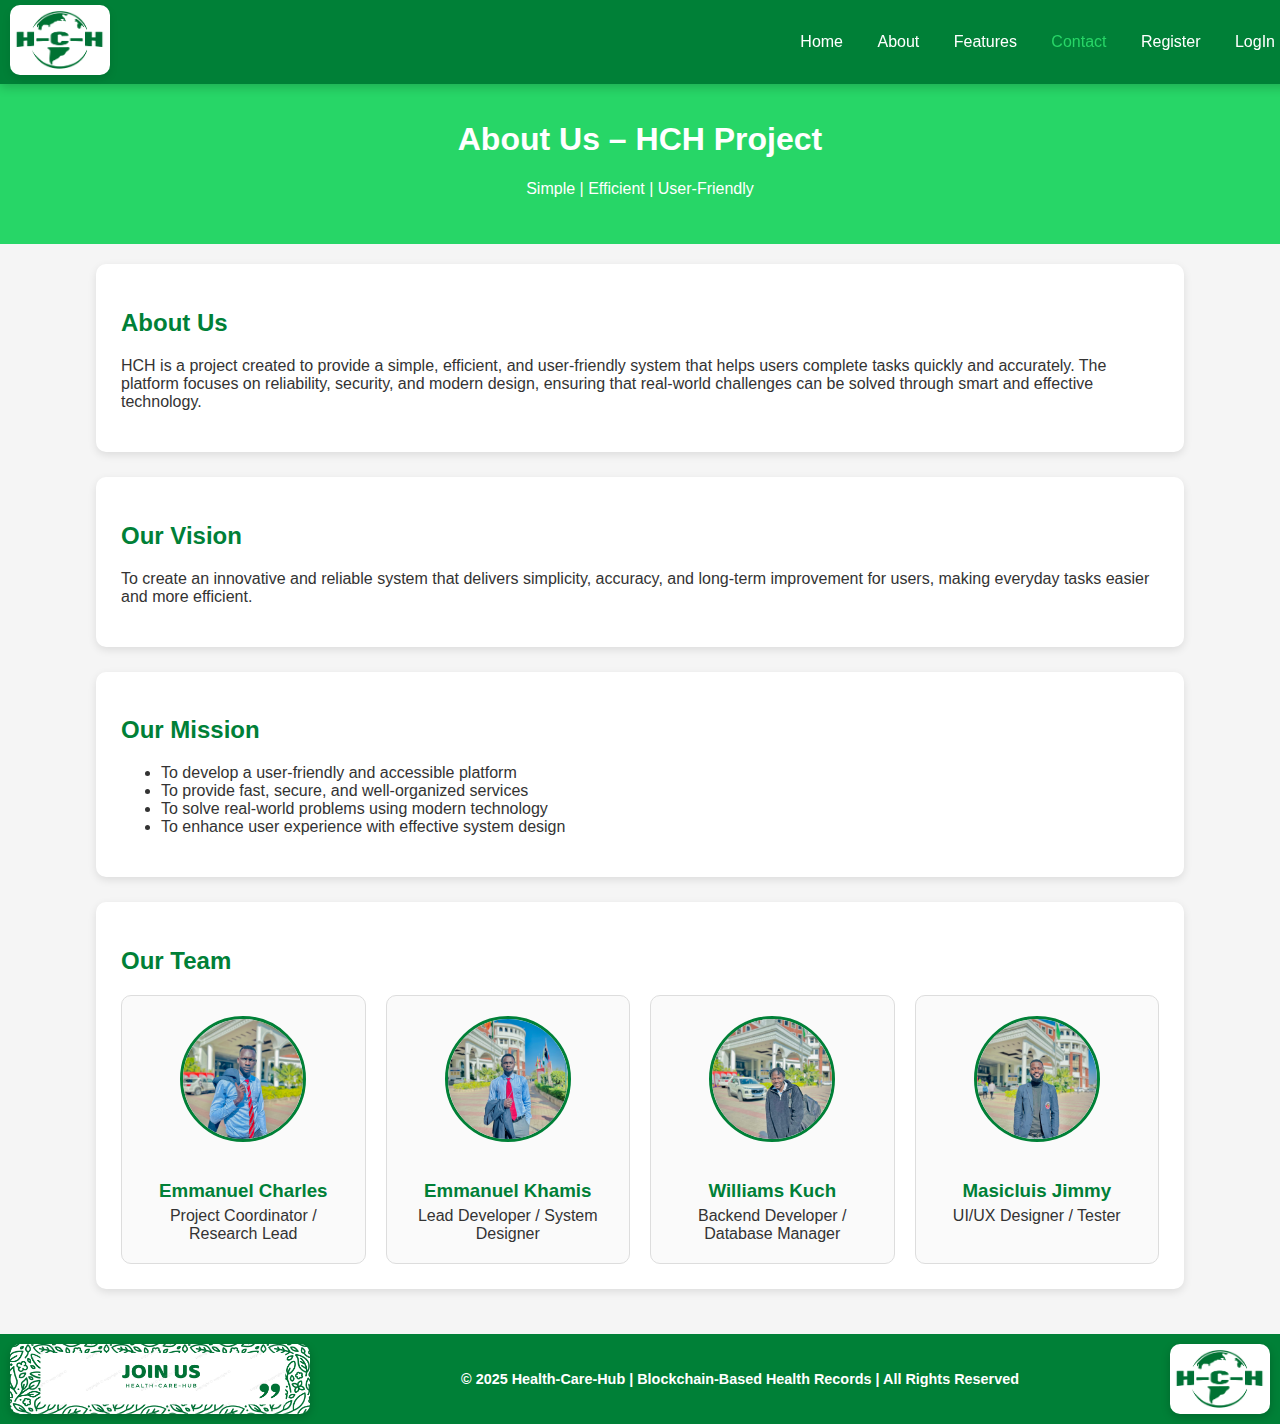
<file: FrontEnd/aboutus.html>
<!DOCTYPE html>
<html lang="en">
<head>
    <meta charset="UTF-8" />
    <meta name="viewport" content="width=device-width, initial-scale=1.0" />
    <title>About Us | HCH Project</title>

    <style>
        body {
            margin: 0;
            font-family: Arial, sans-serif;
            background: #f5f5f5;
            color: #333;
        }

        /* Header */
        .header {
            display: flex;
            justify-content: space-between;
            align-items: center;
            background-color: #008037;
            color: white;
            padding: 5px 10px;
            position: fixed;
            width: 100%;
            top: 0;
            z-index: 1000;
            box-shadow: 0 3px 10px rgba(0, 0, 0, 0.2);
        }

        #logo {
            border-radius: 10px;
            box-shadow: 0 4px 8px rgba(0, 0, 0, 0.1);
        }

        .navbar a {
            color: white;
            text-decoration: none;
            margin: 0 15px;
            font-weight: 500;
            transition: color 0.3s;
        }

        .navbar a:hover,
        .navbar a.active {
            color: #27d667;
        }

        .btn-login {
            background-color: #ffffff;
            color: #008037;
            padding: 8px 14px;
            border-radius: 6px;
            font-weight: bold;
        }


        header {
            
            background: #27d667;
            color: white;
            padding: 100px 30px 30px 30px;
            text-align: center;
        }

        .container {
            width: 85%;
            margin: auto;
            padding: 20px 0;
        }

        .section {
            background: white;
            padding: 25px;
            border-radius: 10px;
            margin-bottom: 25px;
            box-shadow: 0 3px 8px rgba(0,0,0,0.1);
        }

        h2 {
            color: #008037;
        }

        .team {
            display: grid;
            grid-template-columns: repeat(auto-fit, minmax(220px, 1fr));
            gap: 20px;
        }

        .member {
            background: #fafafa;
            padding: 20px;
            border-radius: 10px;
            text-align: center;
            border: 1px solid #ddd;
        }

        .member img {
            width: 120px;
            height: 120px;
            border-radius: 50%;
            object-fit: cover;
            margin-bottom: 15px;
            border: 3px solid #008037;
        }

        .member h3 {
            margin-bottom: 5px;
            color: #008037;
        }

        .member p {
            margin: 0;
        }

        /* Footer */
        footer {
            display: flex;
            justify-content: space-between;
            align-items: center;
            background-color: #008037;
            color: white;
            text-align: center;
            padding: 10px;
            font-size: 0.9em;
            img{
                border-radius: 10px;
                box-shadow: 0 3px 10px rgba(0, 0, 0, 0.2);
            }
            p{
                font-weight: bolder;
            }
        }
    </style>
</head>

<body>

     <!-- Header Section -->
    <header class="header">
        <div class="logo"><img id="logo" src="H-C-H pics/Screenshot 2025-11-12 150000.png" height="70" width="100" alt="LogoImage"></div>
        <nav class="navbar">
            <a href="main.html">Home</a>
            <a href="aboutus.html">About</a>
            <a href="features.html">Features</a>
            <a href="contact.html"class="active" >Contact</a>
            <a href="registration.html">Register</a>
            <a href="login.html">LogIn</a>
        </nav>
    </header>

    <header>
        <h1>About Us – HCH Project</h1>
        <p>Simple | Efficient | User-Friendly</p>
    </header>

    <div class="container">

        <!-- About Section -->
        <div class="section">
            <h2>About Us</h2>
            <p>
                HCH is a project created to provide a simple, efficient, and user-friendly system 
                that helps users complete tasks quickly and accurately. The platform focuses on 
                reliability, security, and modern design, ensuring that real-world challenges can 
                be solved through smart and effective technology.
            </p>
        </div>

        <!-- Vision Section -->
        <div class="section">
            <h2>Our Vision</h2>
            <p>
                To create an innovative and reliable system that delivers simplicity, accuracy, 
                and long-term improvement for users, making everyday tasks easier and more efficient.
            </p>
        </div>

        <!-- Mission Section -->
        <div class="section">
            <h2>Our Mission</h2>
            <ul>
                <li>To develop a user-friendly and accessible platform</li>
                <li>To provide fast, secure, and well-organized services</li>
                <li>To solve real-world problems using modern technology</li>
                <li>To enhance user experience with effective system design</li>
            </ul>
        </div>

        <!-- Team Members -->
        <div class="section">
            <h2>Our Team</h2>
            <div class="team">

                <div class="member">
                    <img src="H-C-H pics/emmanuel 1 cover.jpg" alt="Emmanuel Charles">
                    <h3>Emmanuel Charles</h3>
                    <p>Project Coordinator / Research Lead</p>
                </div>

                <div class="member">
                    <img src="H-C-H pics/morqan 1 pot.jpg" alt="Emmanuel Khamis">
                    <h3>Emmanuel Khamis</h3>
                    <p>Lead Developer / System Designer</p>
                </div>

                <div class="member">
                    <img src="H-C-H pics/william 4 cover.jpg" alt="Williams Kuch">
                    <h3>Williams Kuch</h3>
                    <p>Backend Developer / Database Manager</p>
                </div>

                <div class="member">
                    <img src="H-C-H pics/jimmy 1pot.jpg" alt="Masicluis Jimmy">
                    <h3>Masicluis Jimmy</h3>
                    <p>UI/UX Designer / Tester</p>
                </div>

            </div>
        </div>

    </div>
      <!-- Footer -->
    <footer>
        <img src="H-C-H pics/Screenshot 2025-11-12 175401.png" height="70" width="300" alt="Image">
        <p>© 2025 Health-Care-Hub | Blockchain-Based Health Records | All Rights Reserved</p>
        <img src="H-C-H pics/Screenshot 2025-11-12 150000.png" height="70" width="100" alt="LogoImage">
    </footer>


</body>
</html>
</file>
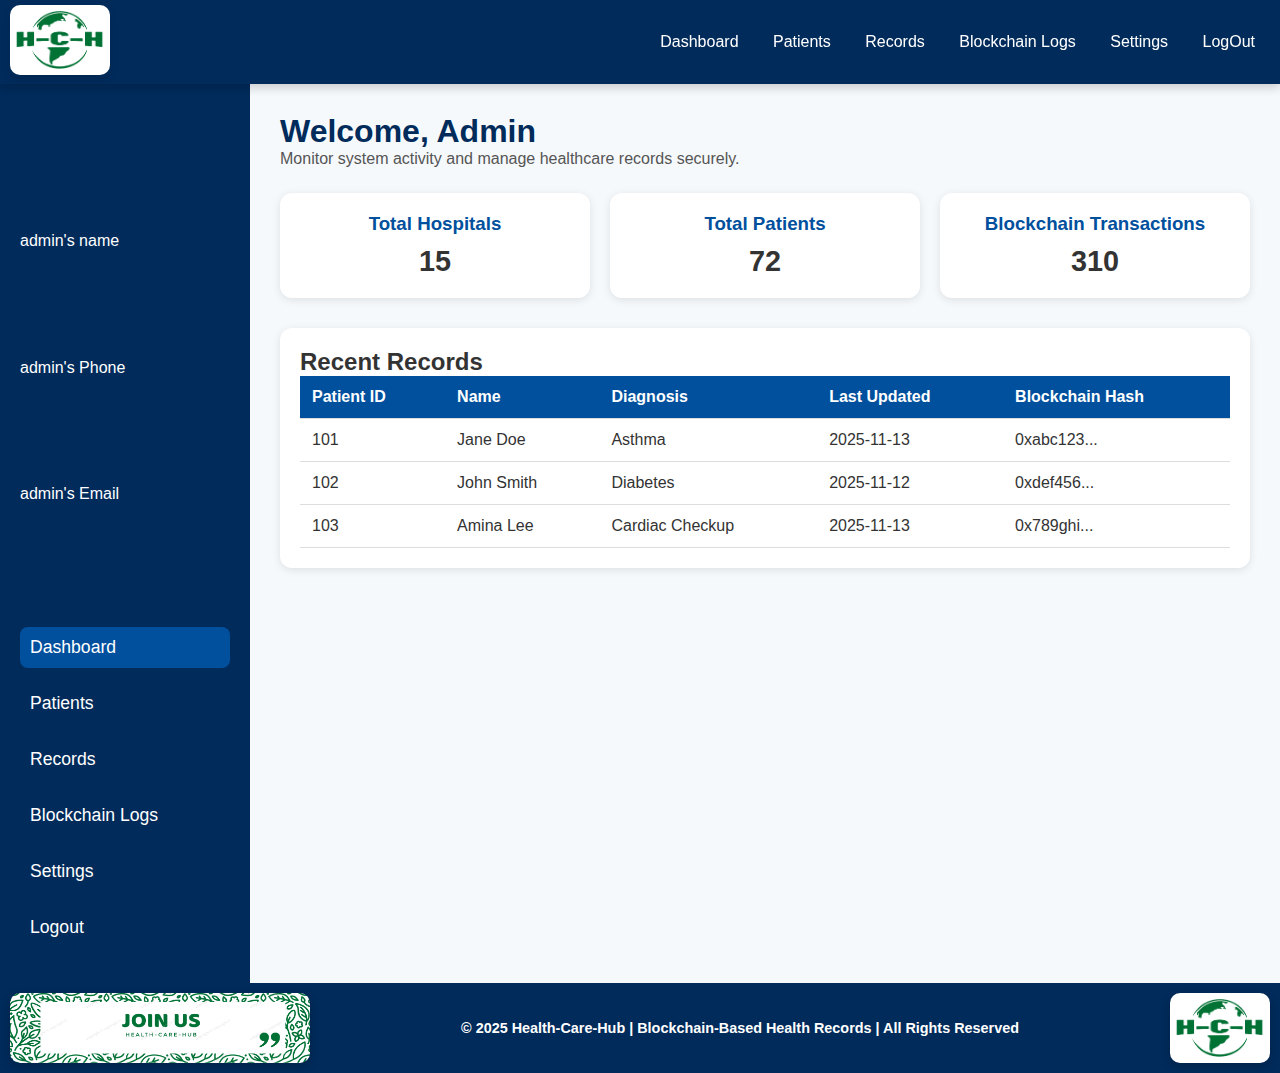
<file: FrontEnd/admin.html>
<!DOCTYPE html>
<html lang="en">
<head>
    <meta charset="UTF-8">
    <meta name="viewport" content="width=device-width, initial-scale=1.0">
    <title>Dashboard | EHR-Chain</title>
    <link rel="stylesheet" href="admin.css">
</head>
<body>
    <!-- Header Section -->
    <header class="header">
        <div class="logo"><img id="logo" src="H-C-H pics/Screenshot 2025-11-12 150000.png" height="70" width="100" alt="LogoImage"></div>
        <nav class="navbar">
            <a href="admin.html" class="active">Dashboard</a>
            <a href="#about">Patients</a>
            <a href="#features">Records</a>
            <a href="#contact">Blockchain Logs</a>
            <a href="registration.html">Settings</a>
            <a href="login.html">LogOut</a>
        </nav>
    </header>

    <div class="dashboard-container">

        <!-- Sidebar -->
        <aside class="sidebar">
            <h2 class="logo"></h2>
            <p>admin's name</p>
            <p>admin's Phone</p>
            <p>admin's Email</p>
            <nav>
                <ul>
                    <li><a href="#" class="active">Dashboard</a></li>
                    <li><a href="#">Patients</a></li>
                    <li><a href="#">Records</a></li>
                    <li><a href="#">Blockchain Logs</a></li>
                    <li><a href="#">Settings</a></li>
                    <li><a href="#" id="logoutBtn">Logout</a></li>
                </ul>
            </nav>
        </aside>

        <!-- Main Content -->
        <main class="main-content">
            <header>
                <h1>Welcome, Admin</h1>
                <p>Monitor system activity and manage healthcare records securely.</p>
            </header>

            <!-- Cards Section -->
            <section class="cards">
                <div class="card">
                    <h3>Total Hospitals</h3>
                    <p id="totalHospitals">12</p>
                </div>
                <div class="card">
                    <h3>Total Patients</h3>
                    <p id="totalPatients">56</p>
                </div>
                <div class="card">
                    <h3>Blockchain Transactions</h3>
                    <p id="transactions">230</p>
                </div>
            </section>

            <!-- Table Section -->
            <section class="table-section">
                <h2>Recent Records</h2>
                <table>
                    <thead>
                        <tr>
                            <th>Patient ID</th>
                            <th>Name</th>
                            <th>Diagnosis</th>
                            <th>Last Updated</th>
                            <th>Blockchain Hash</th>
                        </tr>
                    </thead>
                    <tbody id="recordsTable">
                        <tr>
                            <td>101</td>
                            <td>Jane Doe</td>
                            <td>Asthma</td>
                            <td>2025-11-13</td>
                            <td>0xabc123...</td>
                        </tr>
                        <tr>
                            <td>102</td>
                            <td>John Smith</td>
                            <td>Diabetes</td>
                            <td>2025-11-12</td>
                            <td>0xdef456...</td>
                        </tr>
                    </tbody>
                </table>
            </section>
        </main>
    </div>

     <!-- Footer -->
    <footer>
        <img src="H-C-H pics/Screenshot 2025-11-12 175401.png" height="70" width="300" alt="Image">
        <p>© 2025 Health-Care-Hub | Blockchain-Based Health Records | All Rights Reserved</p>
        <img src="H-C-H pics/Screenshot 2025-11-12 150000.png" height="70" width="100" alt="LogoImage">
    </footer>

    <script src="admin.js"></script>
</body>
</html>
</file>
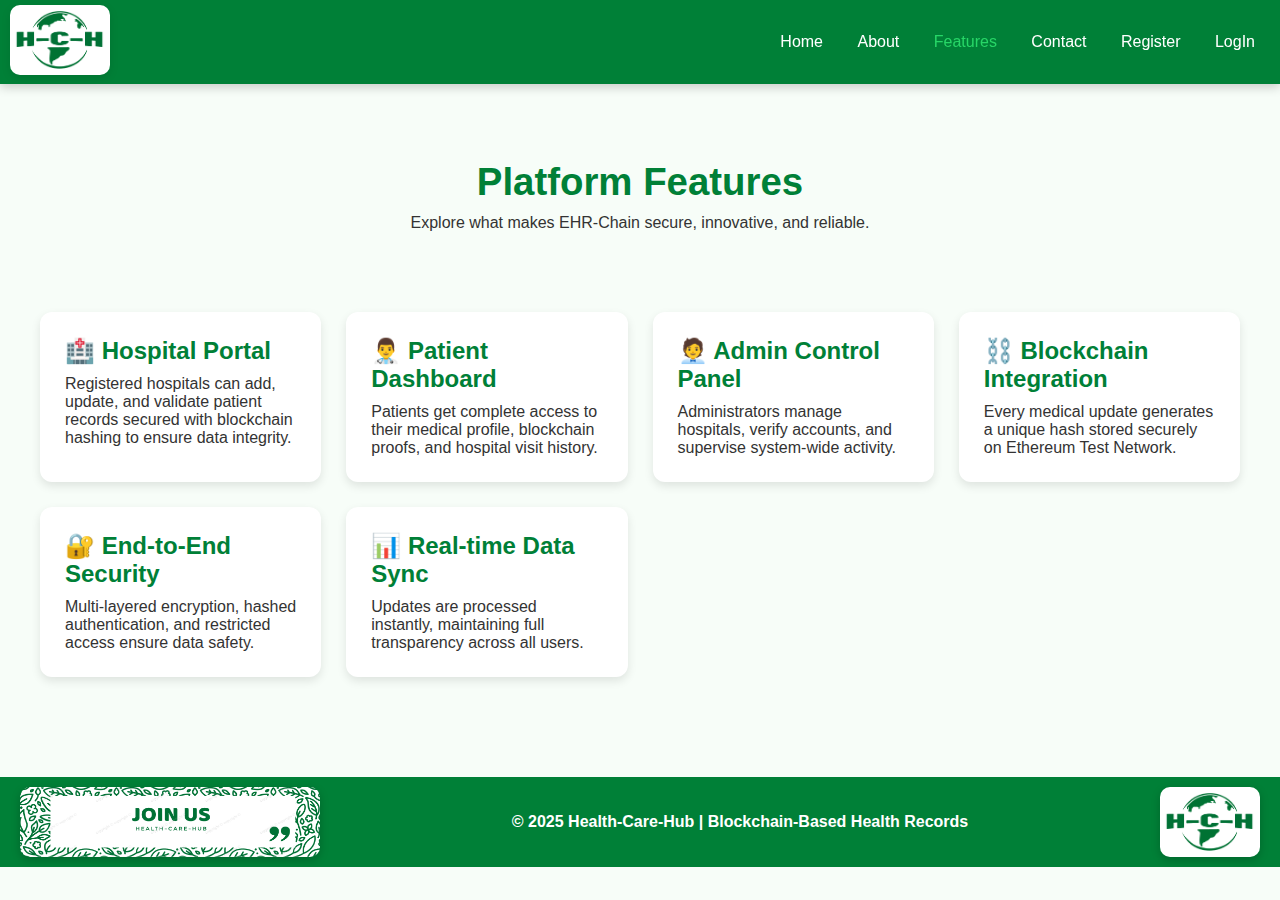
<file: FrontEnd/features.html>
<!DOCTYPE html>
<html lang="en">
<head>
    <meta charset="UTF-8">
    <meta name="viewport" content="width=device-width, initial-scale=1.0">
    <title>Features | EHR-Chain</title>
    <link rel="stylesheet" href="subpages.css">
</head>
<body>

<header class="header">
    <div class="logo"><img id="logo" src="H-C-H pics/Screenshot 2025-11-12 150000.png" height="70" width="100"></div>
    <nav class="navbar">
        <a href="main.html">Home</a>
        <a href="aboutus.html">About</a>
        <a href="features.html" class="active">Features</a>
        <a href="contact.html">Contact</a>
        <a href="registration.html">Register</a>
        <a href="login.html">LogIn</a>
    </nav>
</header>

<section class="page-header">
    <h1>Platform Features</h1>
    <p>Explore what makes EHR-Chain secure, innovative, and reliable.</p>
</section>

<section class="feature-list">
    
    <div class="feature-box">
        <h2>🏥 Hospital Portal</h2>
        <p>
            Registered hospitals can add, update, and validate patient records
            secured with blockchain hashing to ensure data integrity.
        </p>
    </div>

    <div class="feature-box">
        <h2>👨‍⚕️ Patient Dashboard</h2>
        <p>
            Patients get complete access to their medical profile, blockchain proofs,
            and hospital visit history.
        </p>
    </div>

    <div class="feature-box">
        <h2>🧑‍💼 Admin Control Panel</h2>
        <p>
            Administrators manage hospitals, verify accounts, and supervise system-wide activity.
        </p>
    </div>

    <div class="feature-box">
        <h2>⛓️ Blockchain Integration</h2>
        <p>
            Every medical update generates a unique hash stored securely on Ethereum Test Network.
        </p>
    </div>

    <div class="feature-box">
        <h2>🔐 End-to-End Security</h2>
        <p>
            Multi-layered encryption, hashed authentication, and restricted access ensure data safety.
        </p>
    </div>

    <div class="feature-box">
        <h2>📊 Real-time Data Sync</h2>
        <p>
            Updates are processed instantly, maintaining full transparency across all users.
        </p>
    </div>

</section>

<footer>
    <img src="H-C-H pics/Screenshot 2025-11-12 175401.png" height="70" width="300">
    <p>© 2025 Health-Care-Hub | Blockchain-Based Health Records</p>
    <img src="H-C-H pics/Screenshot 2025-11-12 150000.png" height="70" width="100">
</footer>

<script src="subpages.js"></script>
</body>
</html>
</file>
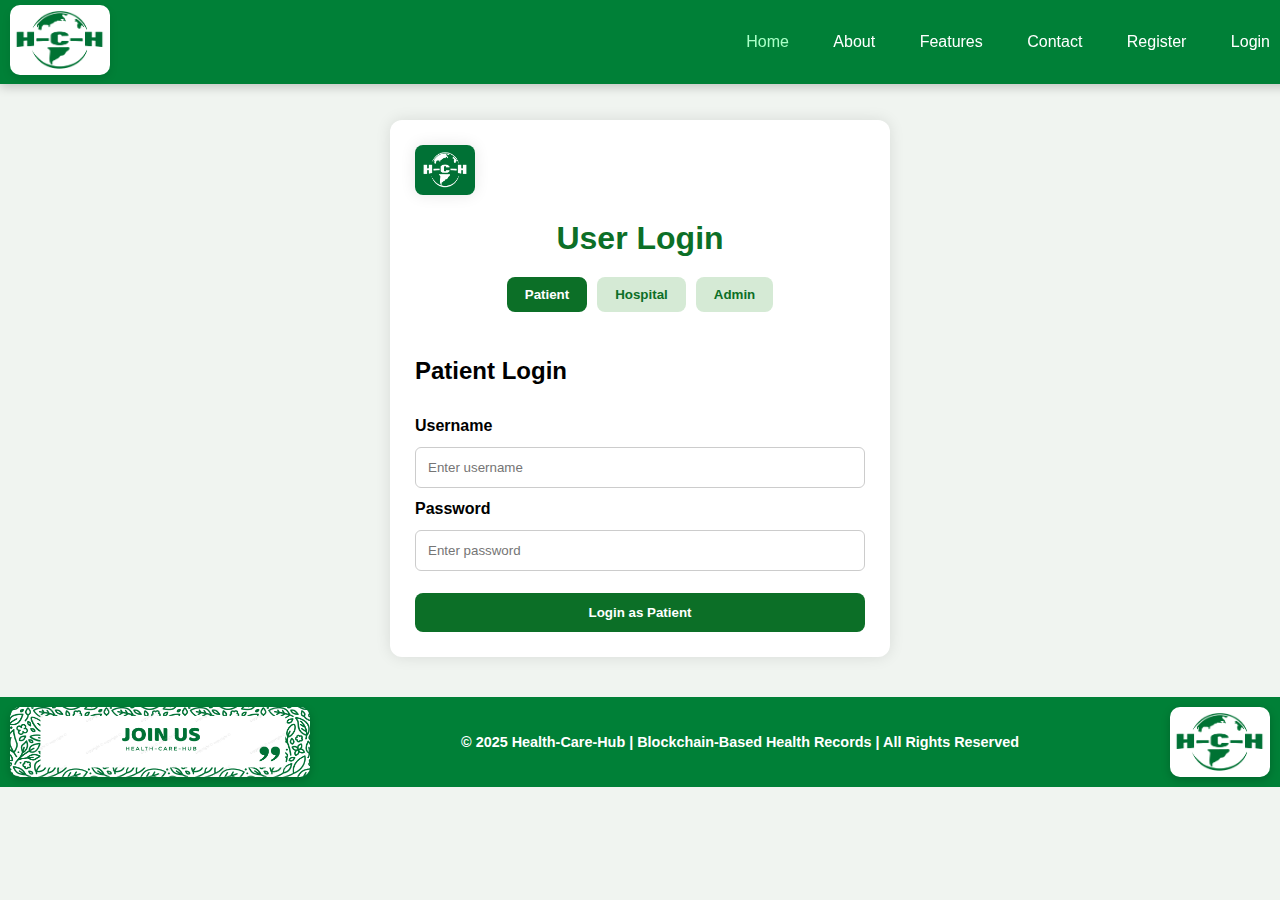
<file: FrontEnd/login.html>
<!DOCTYPE html>
<html lang="en">
<head>
    <meta charset="UTF-8">
    <meta name="viewport" content="width=device-width, initial-scale=1.0">
    <title>Login | EHR Blockchain System</title>
    <link rel="stylesheet" href="login.css">
</head>
<body>
        <!-- Header Section -->
    <header class="header">
        <div class="logo"><img id="logo" src="H-C-H pics/Screenshot 2025-11-12 150000.png" height="70" width="100" alt="LogoImage"></div>
        <nav class="navbar">
            <a href="main.html" class="active">Home</a>
            <a href="aboutus.html">About</a>
            <a href="#features">Features</a>
            <a href="contact.html">Contact</a>
            <a href="registration.html">Register</a>
            <a href="login.html">Login</a>
        </nav>
    </header>

    <div class="container">
        <img id="slogo" src="H-C-H pics/Screenshot 2025-11-12 151139.png" height="50" width="60" alt="logo">
        <h1 class="title">User Login</h1>

        <!-- Toggle Buttons -->
        <div class="toggle-box">
            <button id="patientBtn" class="toggle-btn active">Patient</button>
            <button id="hospitalBtn" class="toggle-btn">Hospital</button>
            <button id="adminBtn" class="toggle-btn">Admin</button>
        </div>

        <!-- Patient Login -->
        <form id="patientForm" class="form-box">

            <h2>Patient Login</h2>

            <label>Username</label>
            <input type="text"name="username" placeholder="Enter username" >

            <label>Password</label>
            <input type="password" name="password" placeholder="Enter password" >

            <button class="submit-btn">Login as Patient</button>
        </form>

        <!-- Hospital Login -->
        <form id="hospitalForm" class="form-box hidden">

            <h2>Hospital Login</h2>

            <label>Hospital Username</label>
            <input type="text" name="username" placeholder="Enter hospital username">

            <label>Password</label>
            <input type="password" name="password" placeholder="Enter password">

            <button class="submit-btn">Login as Hospital</button>
        </form>

        <!-- Admin Login -->
        <form id="adminForm" class="form-box hidden">

            <h2>Admin Login</h2>

            <label>Admin Username</label>
            <input type="text" name="username" placeholder="Enter admin username">

            <label>Password</label>
            <input type="password" name="password" placeholder="Enter password">

            <button class="submit-btn">Login as Admin</button>
        </form>

    </div>

    <!-- Footer -->
    <footer>
        <img src="H-C-H pics/Screenshot 2025-11-12 175401.png" height="70" width="300" alt="Image">
        <p>© 2025 Health-Care-Hub | Blockchain-Based Health Records | All Rights Reserved</p>
        <img src="H-C-H pics/Screenshot 2025-11-12 150000.png" height="70" width="100" alt="LogoImage">
    </footer>

    <script src="login.js"></script>
</body>
</html>
</file>
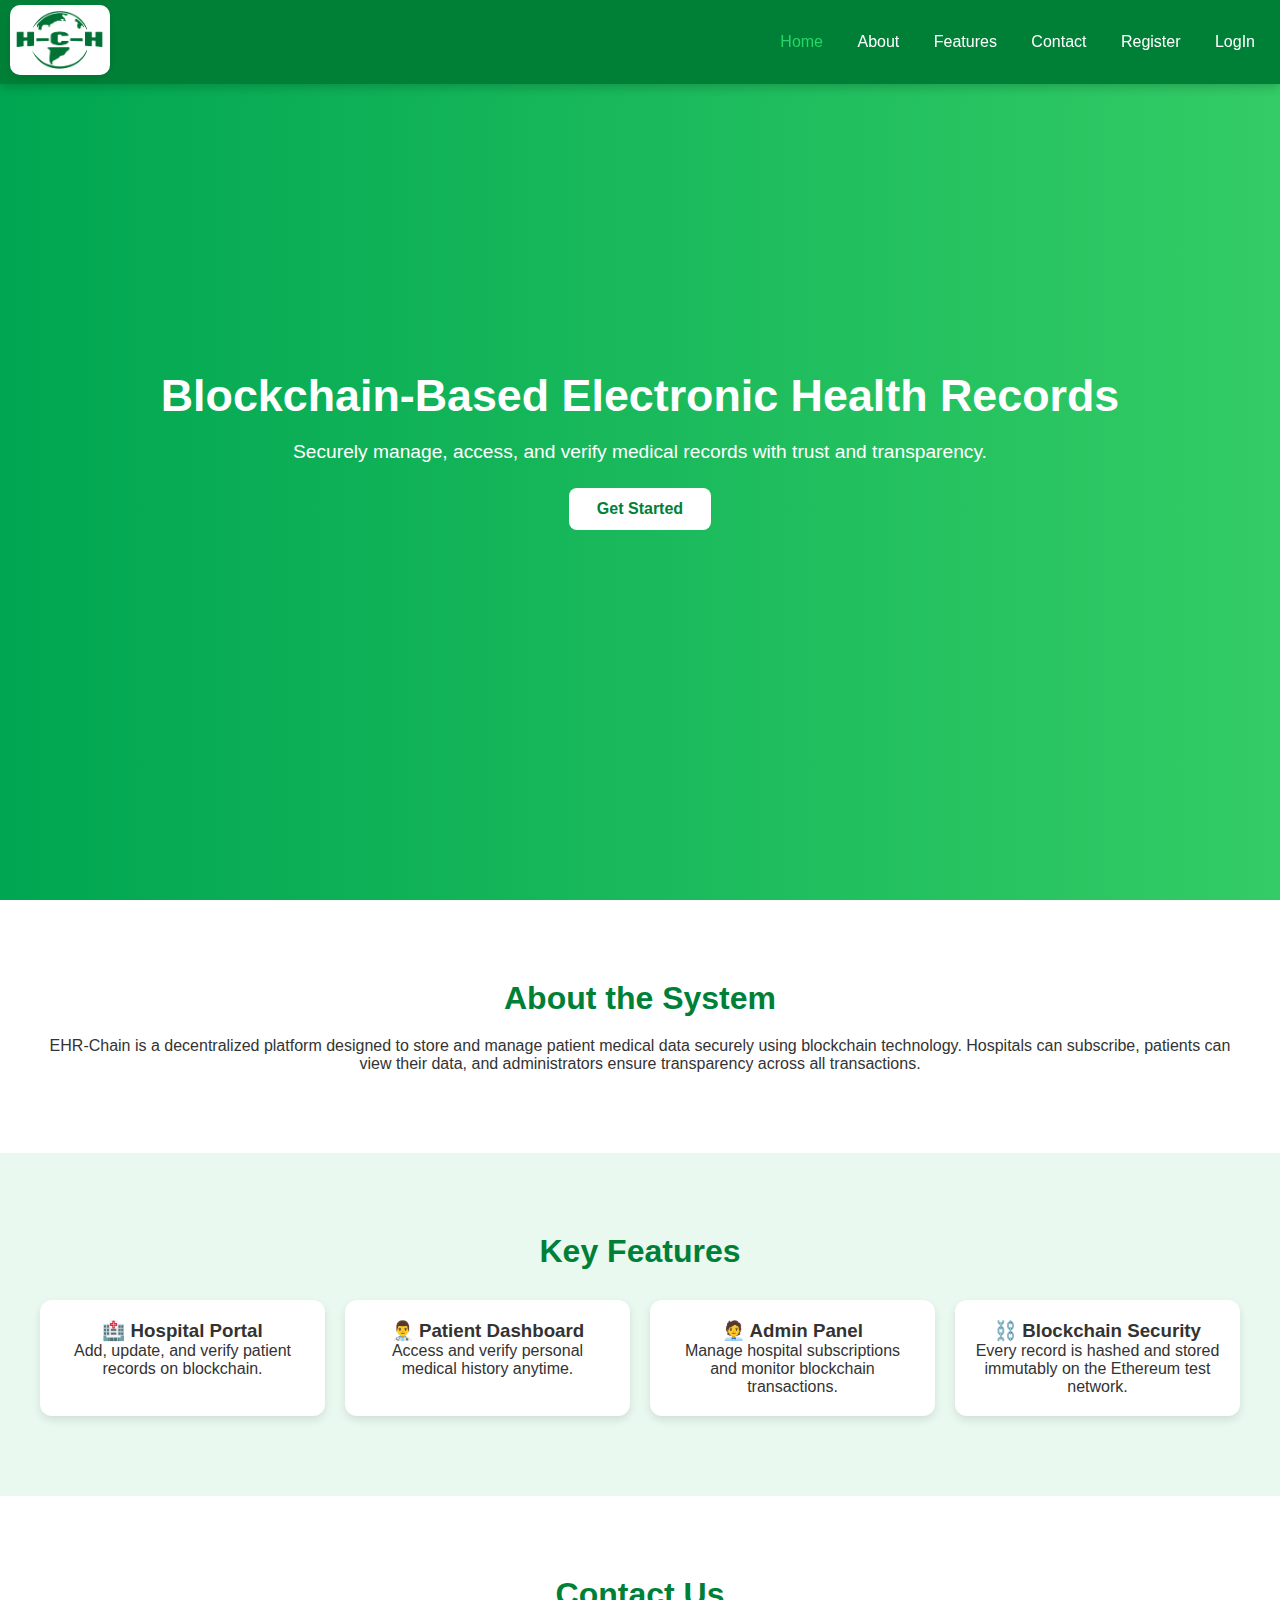
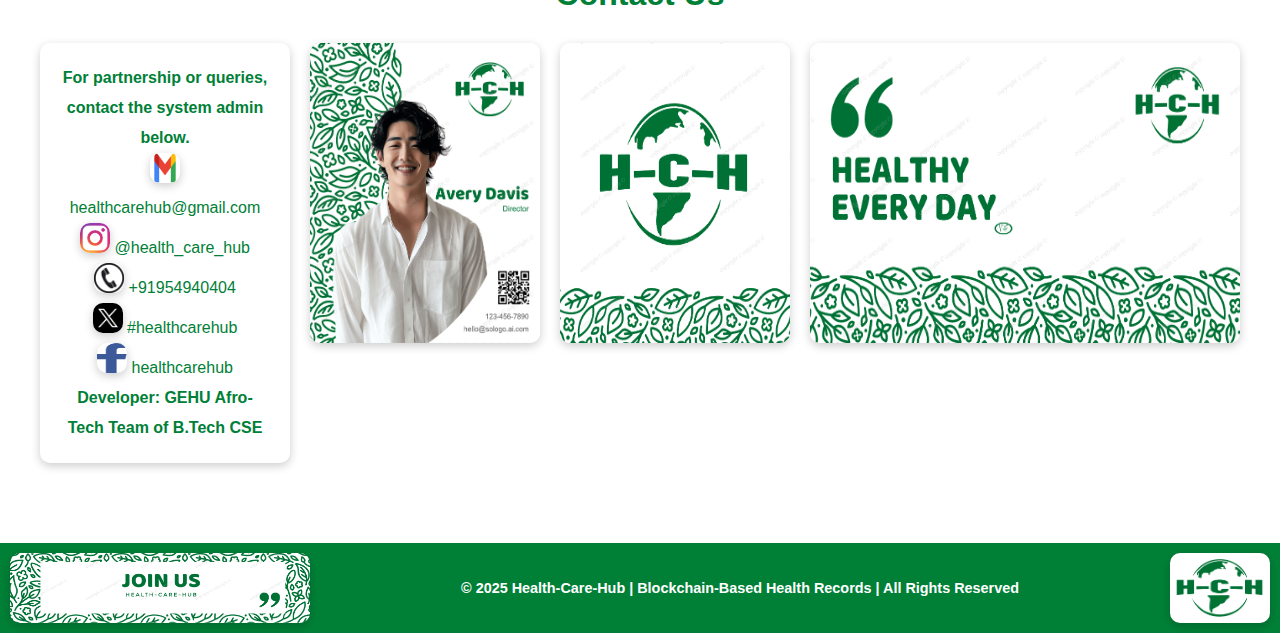
<file: FrontEnd/main.html>
<!DOCTYPE html>
<html lang="en">
<head>
    <meta charset="UTF-8">
    <meta name="viewport" content="width=device-width, initial-scale=1.0">
    <title>EHR-Chain | Blockchain Health Records</title>
    <link rel="stylesheet" href="main.css">
</head>
<body>
    <!-- Header Section -->
    <header class="header">
        <div class="logo"><img id="logo" src="H-C-H pics/Screenshot 2025-11-12 150000.png" height="70" width="100" alt="LogoImage"></div>
        <nav class="navbar">
            <a href="main.html" class="active">Home</a>
            <a href="aboutus.html">About</a>
            <a href="features.html">Features</a>
            <a href="contact.html">Contact</a>
            <a href="registration.html">Register</a>
            <a href="login.html">LogIn</a>
        </nav>
    </header>

    <!-- Welcome Section -->
    <section id="home" class="hero">
        <div class="hero-content">
            <h1>Blockchain-Based Electronic Health Records</h1>
            <p>Securely manage, access, and verify medical records with trust and transparency.</p>
            <button onclick="window.location.href='registration.html'">Get Started</button>
        </div>
    </section>

    <!-- About Section -->
    <section id="about" class="about">
        <h2>About the System</h2>
        <p>
            EHR-Chain is a decentralized platform designed to store and manage patient medical data securely using blockchain technology.
            Hospitals can subscribe, patients can view their data, and administrators ensure transparency across all transactions.
        </p>
    </section>

    <!-- Features Section -->
    <section id="features" class="features">
        <h2>Key Features</h2>
        <div class="feature-grid">
            <div class="feature-card">
                <h3>🏥 Hospital Portal</h3>
                <p>Add, update, and verify patient records on blockchain.</p>
            </div>
            <div class="feature-card">
                <h3>👨‍⚕️ Patient Dashboard</h3>
                <p>Access and verify personal medical history anytime.</p>
            </div>
            <div class="feature-card">
                <h3>🧑‍💼 Admin Panel</h3>
                <p>Manage hospital subscriptions and monitor blockchain transactions.</p>
            </div>
            <div class="feature-card">
                <h3>⛓️ Blockchain Security</h3>
                <p>Every record is hashed and stored immutably on the Ethereum test network.</p>
            </div>
        </div>
    </section>

    <!-- Contact Section -->
    <section id="contact" class="contact">
        <h2>Contact Us</h2>
        <div class="flex">
            
            <div> 
                <p><strong>For partnership or queries, contact the system admin below.</strong></p>
                <p><img src="H-C-H pics/Gmail-Logo.png" height="30" width="30" alt="logo"> healthcarehub@gmail.com</p>
                <p><img src="H-C-H pics/instagram.png" height="30" width="30" alt="logo">  @health_care_hub</p>
                <p><img src="H-C-H pics/phone_PNG48988.png" height="30" width="30" alt="logo"> +91954940404</p>
                <p><img src="H-C-H pics/1707226109new-twitter-logo-png.png" height="30" width="30" alt="logo"> #healthcarehub</p>
                <p><img src="H-C-H pics/Facebook-Logo-PNG.png" height="30" width="30" alt="logo"> healthcarehub</p>
                <p><strong>Developer: GEHU Afro-Tech Team of B.Tech CSE</strong></p>
            </div>
            <img src="H-C-H pics/Screenshot 2025-11-12 151440.png" height="300" width="230" alt="image">
            <img src="H-C-H pics/Screenshot 2025-11-12 151825.png" height="300" width="230" alt="image">
            <img src="H-C-H pics/Screenshot 2025-11-12 175609.png" height="300" width="430" alt="image">
        </div>
    </section>

    <!-- Footer -->
    <footer>
        <img src="H-C-H pics/Screenshot 2025-11-12 175401.png" height="70" width="300" alt="Image">
        <p>© 2025 Health-Care-Hub | Blockchain-Based Health Records | All Rights Reserved</p>
        <img src="H-C-H pics/Screenshot 2025-11-12 150000.png" height="70" width="100" alt="LogoImage">
    </footer>

    <script src="main.js"></script>
</body>
</html>
</file>
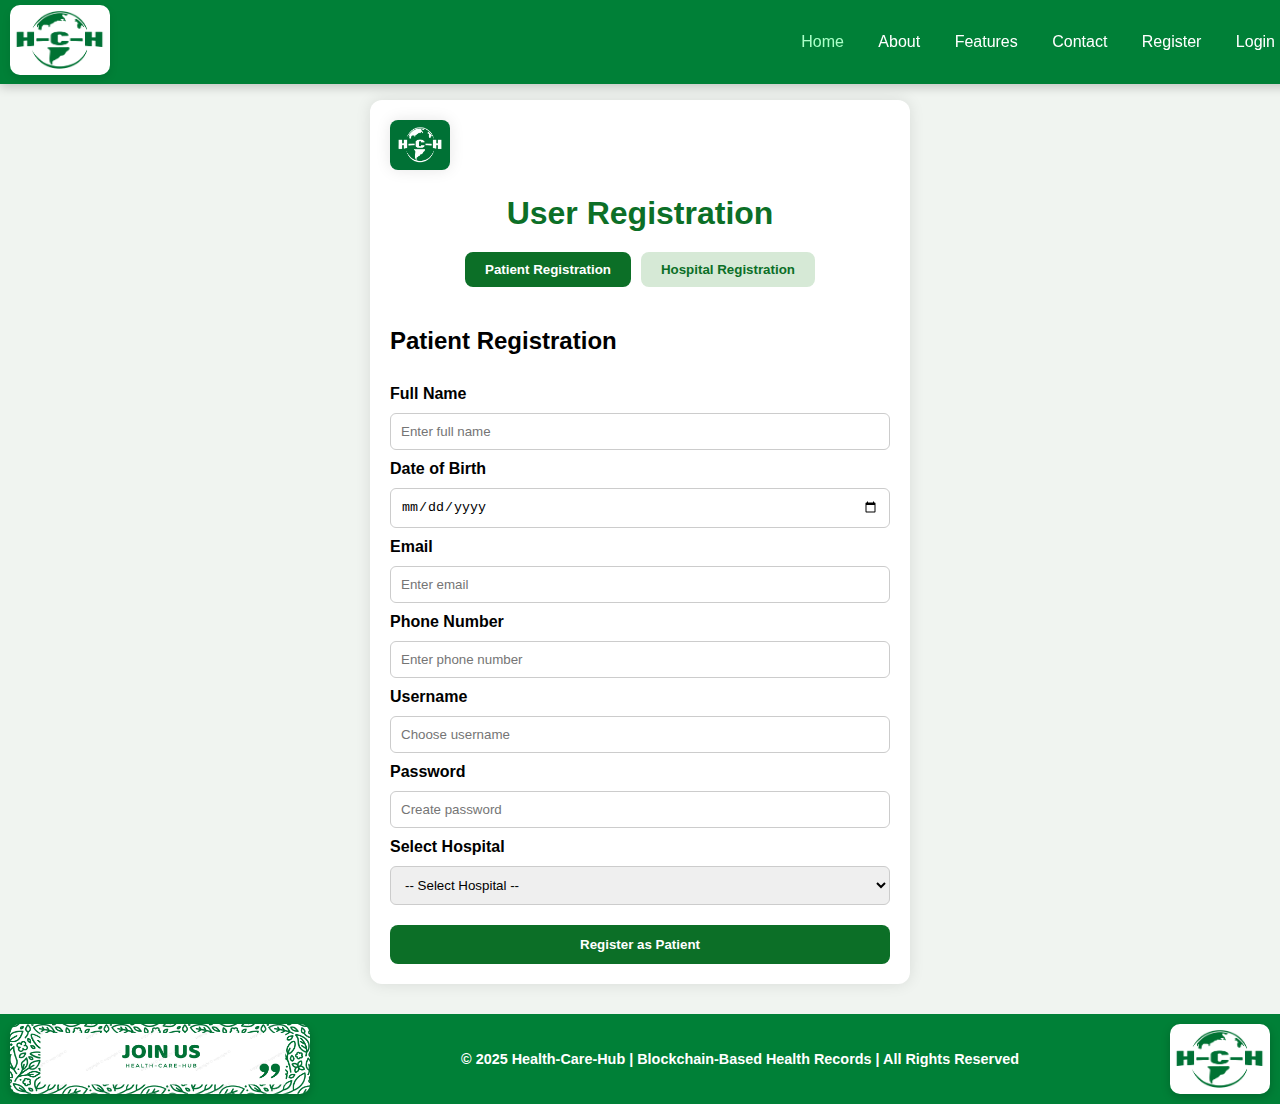
<file: FrontEnd/registration.html>
<!DOCTYPE html>
<html lang="en">
<head>
    <meta charset="UTF-8">
    <meta name="viewport" content="width=device-width, initial-scale=1.0">
    <title>Registration | EHR Blockchain System</title>
    <link rel="stylesheet" href="registration.css">
</head>
<body>
        <!-- Header Section -->
    <header class="header">
        <div class="logo"><img id="logo" src="H-C-H pics/Screenshot 2025-11-12 150000.png" height="70" width="100" alt="LogoImage"></div>
        <nav class="navbar">
            <a href="main.html" class="active">Home</a>
            <a href="aboutus.html">About</a>
            <a href="features.html">Features</a>
            <a href="contact.html">Contact</a>
            <a href="registration.html">Register</a>
            <a href="login.html">Login</a>
        </nav>
    </header>

    <div class="container">
        <img id="slogo" src="H-C-H pics/Screenshot 2025-11-12 151139.png" height="50" width="60" alt="logo">
        <h1 class="title">User Registration</h1>

        <!-- Toggle Buttons -->
        <div class="toggle-box">
            <button id="patientBtn" class="toggle-btn active">Patient Registration</button>
            <button id="hospitalBtn" class="toggle-btn">Hospital Registration</button>
        </div>

        <!-- Patient Registration Form -->
        <form id="patientForm" class="form-box">

            <h2>Patient Registration</h2>

            <label>Full Name</label>
            <input type="text" placeholder="Enter full name">

            <label>Date of Birth</label>
            <input type="date">

            <label>Email</label>
            <input type="email" placeholder="Enter email">

            <label>Phone Number</label>
            <input type="text" placeholder="Enter phone number">

            <label>Username</label>
            <input type="text" placeholder="Choose username">

            <label>Password</label>
            <input type="password" placeholder="Create password">

            <label>Select Hospital</label>
            <select>
                <option>-- Select Hospital --</option>
                <option>City General Hospital</option>
                <option>Sunrise Clinic</option>
                <option>Meditech Hospital</option>
            </select>

            <button class="submit-btn">Register as Patient</button>
        </form>

        <!-- Hospital Registration Form -->
        <form id="hospitalForm" class="form-box hidden">

            <h2>Hospital Registration</h2>

            <label>Hospital Name</label>
            <input type="text" placeholder="Enter hospital name">

            <label>Hospital Registration Number</label>
            <input type="text" placeholder="Government license number">

            <label>Hospital Email</label>
            <input type="email" placeholder="Official email">

            <label>Phone Number</label>
            <input type="text" placeholder="Official phone number">

            <label>Hospital Admin Name</label>
            <input type="text" placeholder="Contact person name">

            <label>Username</label>
            <input type="text" placeholder="Choose username">

            <label>Password</label>
            <input type="password" placeholder="Create password">

            <label>Subscription Plan</label>
            <select>
                <option>-- Select Plan --</option>
                <option>Monthly Subscription</option>
                <option>Yearly Subscription</option>
            </select>

            <button class="submit-btn">Register Hospital</button>
        </form>

    </div>

    <!-- Footer -->
    <footer>
        <img src="H-C-H pics/Screenshot 2025-11-12 175401.png" height="70" width="300" alt="Image">
        <p>© 2025 Health-Care-Hub | Blockchain-Based Health Records | All Rights Reserved</p>
        <img src="H-C-H pics/Screenshot 2025-11-12 150000.png" height="70" width="100" alt="LogoImage">
    </footer>

    <script src="registration.js"></script>
</body>
</html>
</file>
<file: FrontEnd/subpages.css>
/* BASE */
*{
    margin:0;
    padding:0;
    box-sizing:border-box;
    font-family:'Segoe UI', Tahoma, Geneva, Verdana, sans-serif;
}

body{
    background:#f7fdf8;
    color:#333;
}

/* HEADER (copied from main site) */
.header{
    display:flex;
    justify-content:space-between;
    align-items:center;
    background:#008037;
    padding:5px 10px;
    position:fixed;
    width:100%;
    top:0;
    z-index:1000;
    box-shadow:0 3px 10px rgba(0,0,0,0.2);
}

.header img{
    border-radius:10px;
    box-shadow:0 3px 10px rgba(0,0,0,0.1);
}

.navbar a{
    color:white;
    text-decoration:none;
    margin:0 15px;
    transition:0.3s;
}

.navbar a:hover,
.navbar .active{
    color:#27d667;
}

/* PAGE HEADER */
.page-header{
    margin-top:120px;
    text-align:center;
    padding:40px;
}

.page-header h1{
    color:#008037;
    font-size:2.4em;
    margin-bottom:10px;
}

/* FEATURES PAGE */
.feature-list{
    padding:40px;
    display:grid;
    grid-template-columns:repeat(auto-fit,minmax(280px,1fr));
    gap:25px;
}

.feature-box{
    background:white;
    padding:25px;
    border-radius:12px;
    box-shadow:0 4px 10px rgba(0,0,0,0.1);
    transition:0.3s;
}

.feature-box:hover{
    transform:translateY(-6px);
}

.feature-box h2{
    color:#008037;
    margin-bottom:10px;
}

/* Email form*/
.contact-form-card form {
    
    display: flex;
    flex-direction: column;
    gap: 12px;
}

.contact-form-card input,
.contact-form-card textarea {
    padding: 10px;
    border-radius: 6px;
    border: 1px solid #ccc;
    font-size: 14px;
}

.contact-form-card button {
    padding: 10px;
    background-color: #008037;
    color: white;
    border: none;
    border-radius: 6px;
    cursor: pointer;
}

.contact-form-card button:hover {
    background-color: #27d667;
}


/* CONTACT PAGE */
.contact-section{
    margin-top: 20px;
    padding:40px;
    display:grid;
    grid-template-columns:repeat(auto-fit,minmax(300px,1fr));
    gap:30px;
}

.contact-card{
    background:white;
    padding:25px;
    border-radius:12px;
    box-shadow:0 4px 10px rgba(0,0,0,0.1);
}

.contact-card h2{
    color:#008037;
    margin-bottom:10px;
}

/* FOOTER */
footer{
    display:flex;
    justify-content:space-between;
    align-items:center;
    padding:10px 20px;
    background:#008037;
    color:white;
    margin-top:60px;
}

footer img{
    border-radius:10px;
    box-shadow:0 3px 10px rgba(0,0,0,0.2);
}

footer p{
    font-weight:bold;
}
</file>
<file: FrontEnd/login.css>
body {
    font-family: Arial, sans-serif;
    background: #f0f4f0;
    margin: 0;
    padding: 0;
}


/* Header */
.header {
    display: flex;
    justify-content: space-between;
    align-items: center;
    background-color: #008037;
    color: white;
    padding: 5px 10px;
    position: fixed;
    width: 100%;
    top: 0;
    z-index: 1000;
    box-shadow: 0 3px 10px rgba(0, 0, 0, 0.2);
}

#logo {
    border-radius: 10px;
    box-shadow: 0 4px 8px rgba(0, 0, 0, 0.1);
}

.navbar a {
    color: white;
    text-decoration: none;
    margin: 0 20px;
    font-weight: 500;
    transition: color 0.3s;
}

.navbar a:hover,
.navbar a.active {
    color: #aaffc8;
}

.btn-login {
    background-color: #ffffff;
    color: #008037;
    padding: 8px 14px;
    border-radius: 6px;
    font-weight: bold;
    *transition: transform 0.3s;
    tra
}

.btn-login:hover {
    background-color: #aaffc8;
    color: #008037;
}

.container {
    width: 95%;
    max-width: 450px;
    margin: 120px auto 40px auto;
    padding: 25px;
    background: #ffffff;
    border-radius: 12px;
    box-shadow: 0 0 15px rgba(0,0,0,0.1);
}

#slogo{ 
       border-radius: 8px;
       box-shadow: 0 0 15px rgba(0,0,0,0.1);
        
    }

.title {
    text-align: center;
    margin-bottom: 20px;
    color: #0c6f27;
}

.toggle-box {
    display: flex;
    justify-content: center;
    margin-bottom: 25px;
    gap: 10px;
}

.toggle-btn {
    padding: 10px 18px;
    border: none;
    background: #d5ead5;
    color: #0c6f27;
    font-weight: bold;
    border-radius: 8px;
    cursor: pointer;
    transition: 0.3s;
}

.toggle-btn.active {
    background: #0c6f27;
    color: white;
}

.form-box {
    display: flex;
    flex-direction: column;
    gap: 12px;
}

.hidden {
    display: none;
}

label {
    font-weight: bold;
}

input {
    padding: 12px;
    border: 1px solid #ccc;
    border-radius: 6px;
}

.submit-btn {
    margin-top: 10px;
    padding: 12px;
    background: #0c6f27;
    color: white;
    font-weight: bold;
    border: none;
    border-radius: 8px;
    cursor: pointer;
}

.submit-btn:hover {
    background: #0a5b20;
}

/* Footer */
footer {
    
    display: flex;
    justify-content: space-between;
    align-items: center;
    background-color: #008037;
    color: white;
    text-align: center;
    padding: 10px;
    font-size: 0.9em;
    img{
        border-radius: 10px;
        box-shadow: 0 3px 10px rgba(0, 0, 0, 0.2);
    }
    p{
        font-weight: bolder;
    }
}
</file>
<file: FrontEnd/registration.css>
body {
    font-family: Arial, sans-serif;
    background: #f0f4f0;
    margin: 0;
    padding: 0;
}


/* Header */
.header {
    display: flex;
    justify-content: space-between;
    align-items: center;
    background-color: #008037;
    color: white;
    padding: 5px 10px;
    position: fixed;
    width: 100%;
    top: 0;
    z-index: 1000;
    box-shadow: 0 3px 10px rgba(0, 0, 0, 0.2);
}

#logo {
    border-radius: 10px;
    box-shadow: 0 4px 8px rgba(0, 0, 0, 0.1);
}

.navbar a {
    
    color: white;
    text-decoration: none;
    margin: 50px 15px;
    font-weight: 500;
    transition: color 0.3s;
}

.navbar a:hover,
.navbar a.active {
    color: #aaffc8;
}

.btn-login {
    background-color: #ffffff;
    color: #008037;
    padding: 8px 14px;
    border-radius: 6px;
    font-weight: bold;
    *transition: transform 0.3s;
}

.btn-login:hover {
    background-color: #aaffc8;
    color: #008037;
}

.container {
    width: 95%;
    max-width: 500px;
    margin: 100px auto 30px auto;
    padding: 20px;
    background: #ffffff;
    border-radius: 12px;
    box-shadow: 0 0 15px rgba(0,0,0,0.1);
}

#slogo{ 
       border-radius: 8px;
       box-shadow: 0 0 15px rgba(0,0,0,0.1);
        
    }

.title {
    text-align: center;
    margin-bottom: 20px;
    color: #0c6f27;
}

.toggle-box {
    display: flex;
    justify-content: center;
    margin-bottom: 20px;
    gap: 10px;
}

.toggle-btn {
    padding: 10px 20px;
    border: none;
    background: #d6e9d6;
    color: #0c6f27;
    font-weight: bold;
    border-radius: 8px;
    cursor: pointer;
}

.toggle-btn.active {
    background: #0c6f27;
    color: white;
}

.form-box {
    display: flex;
    flex-direction: column;
    gap: 10px;
}

.hidden {
    display: none;
}

label {
    font-weight: bold;
}

input, select {
    padding: 10px;
    border: 1px solid #ccc;
    border-radius: 6px;
}

.submit-btn {
    margin-top: 10px;
    padding: 12px;
    background: #0c6f27;
    color: white;
    font-weight: bold;
    border: none;
    border-radius: 8px;
    cursor: pointer;
}

.submit-btn:hover {
    background: #0a5b20;
}

/* Footer */
footer {
    display: flex;
    justify-content: space-between;
    align-items: center;
    background-color: #008037;
    color: white;
    text-align: center;
    padding: 10px;
    font-size: 0.9em;
    img{
        border-radius: 10px;
        box-shadow: 0 3px 10px rgba(0, 0, 0, 0.2);
    }
    p{
        font-weight: bolder;
    }
}
</file>
<file: FrontEnd/admin.css>
/* General Reset */
* {
    margin: 0;
    padding: 0;
    box-sizing: border-box;
    font-family: 'Segoe UI', Tahoma, Geneva, Verdana, sans-serif;
}

body {
    background-color: #f6f9fc;
    color: #333;
}


/* Header */
.header {
    display: flex;
    justify-content: space-between;
    align-items: center;
    background-color: #002b5b;
    color: white;
    padding: 5px 10px;
    position: fixed;
    width: 100%;
    top: 0;
    z-index: 1000;
    box-shadow: 0 3px 10px rgba(0, 0, 0, 0.2);
}

#logo {
    border-radius: 10px;
    box-shadow: 0 4px 8px rgba(0, 0, 0, 0.1);
}

.navbar a {
    color: white;
    text-decoration: none;
    margin: 0 15px;
    font-weight: 500;
    transition: color 0.3s;
}

.navbar a:hover {
    color: #27d667;
}

.btn-login {
    background-color: #ffffff;
    color: #008037;
    padding: 8px 14px;
    border-radius: 6px;
    font-weight: bold;
}


.dashboard-container {
    display: flex;
    margin-top:83px ;
    height: 100vh;
}

/* Sidebar */
.sidebar {
    width: 250px;
    background-color: #002b5b;
    color: white;
    display: flex;
    flex-direction: column;
    justify-content: space-between;
    padding: 20px;
}

.sidebar .logo {
    font-size: 1.5em;
    text-align: center;
    margin-bottom: 20px;
}

.sidebar ul {
    list-style: none;
}

.sidebar ul li {
    margin: 15px 0;
}

.sidebar ul li a {
    color: white;
    text-decoration: none;
    font-size: 1.1em;
    transition: 0.3s;
    display: block;
    padding: 10px;
    border-radius: 8px;
}

.sidebar ul li a:hover,
.sidebar ul li a.active {
    background-color: #00509e;
}

/* Main Content */
.main-content {
    flex: 1;
    padding: 30px;
    overflow-y: auto;
}

header h1 {
    font-size: 2em;
    color: #002b5b;
}

header p {
    color: #555;
    margin-bottom: 25px;
}

/* Cards Section */
.cards {
    display: flex;
    gap: 20px;
    flex-wrap: wrap;
    margin-bottom: 30px;
}

.card {
    flex: 1;
    min-width: 200px;
    background: white;
    padding: 20px;
    border-radius: 12px;
    box-shadow: 0 2px 8px rgba(0, 0, 0, 0.1);
    text-align: center;
}

.card h3 {
    color: #00509e;
    margin-bottom: 10px;
}

.card p {
    font-size: 1.8em;
    font-weight: bold;
}

/* Table Section */
.table-section {
    background: white;
    padding: 20px;
    border-radius: 12px;
    box-shadow: 0 2px 8px rgba(0, 0, 0, 0.1);
}

.table-section table {
    width: 100%;
    border-collapse: collapse;
}

.table-section th,
.table-section td {
    padding: 12px;
    text-align: left;
    border-bottom: 1px solid #ddd;
}

.table-section th {
    background-color: #00509e;
    color: white;
}

.table-section tr:hover {
    background-color: #f2f2f2;
}

@media (max-width: 768px) {
    .dashboard-container {
        flex-direction: column;
    }

    .sidebar {
        width: 100%;
        flex-direction: row;
        justify-content: space-around;
    }

    .cards {
        flex-direction: column;
    }
}

/* Footer */
footer {
    display: flex;
    justify-content: space-between;
    align-items: center;
    background-color: #002b5b;
    color: white;
    text-align: center;
    padding: 10px;
    font-size: 0.9em;
    img{
        border-radius: 10px;
        box-shadow: 0 3px 10px rgba(0, 0, 0, 0.2);
    }
    p{
        font-weight: bolder;
    }
}
</file>
<file: FrontEnd/main.css>
/* Reset and Base */
* {
    margin: 0;
    padding: 0;
    box-sizing: border-box;
    font-family: 'Segoe UI', Tahoma, Geneva, Verdana, sans-serif;
}

body {
    color: #333;
    background-color: #f7fdf8;
    scroll-behavior: smooth;
}

/* Header */
.header {
    display: flex;
    justify-content: space-between;
    align-items: center;
    background-color: #008037;
    color: white;
    padding: 5px 10px;
    position: fixed;
    width: 100%;
    top: 0;
    z-index: 1000;
    box-shadow: 0 3px 10px rgba(0, 0, 0, 0.2);
}

#logo {
    border-radius: 10px;
    box-shadow: 0 4px 8px rgba(0, 0, 0, 0.1);
}

.navbar a {
    color: white;
    text-decoration: none;
    margin: 0 15px;
    font-weight: 500;
    transition: color 0.3s;
}

.navbar a:hover,
.navbar a.active {
    color: #27d667;
}

.btn-login {
    background-color: #ffffff;
    color: #008037;
    padding: 8px 14px;
    border-radius: 6px;
    font-weight: bold;
}



/* welcome  Section */
.hero {
    height: 100vh;
    background: linear-gradient(to right, #00a651, #33cc66);
    color: white;
    display: flex;
    justify-content: center;
    align-items: center;
    text-align: center;
    padding: 0 20px;
}

.hero-content h1 {
    font-size: 2.8em;
    margin-bottom: 20px;
}

.hero-content p {
    font-size: 1.2em;
    margin-bottom: 25px;
}

.hero-content button {
    background-color: #ffffff;
    color: #008037;
    border: none;
    padding: 12px 28px;
    font-size: 1em;
    font-weight: bold;
    border-radius: 8px;
    cursor: pointer;
    transition: background 0.3s;
}

.hero-content button:hover {
    background-color: #aaffc8;
}

/* About Section */
.about {
    padding: 80px 40px;
    background-color: #ffffff;
    text-align: center;
}

.about h2 {
    color: #008037;
    font-size: 2em;
    margin-bottom: 20px;
}

/* Features Section */
.features {
    padding: 80px 40px;
    background-color: #e9f9ef;
    text-align: center;
}

.features h2 {
    color: #008037;
    font-size: 2em;
    margin-bottom: 30px;
}

.feature-grid {
    display: grid;
    grid-template-columns: repeat(auto-fit, minmax(220px, 1fr));
    gap: 20px;
}

.feature-card {
    background-color: white;
    border-radius: 12px;
    padding: 20px;
    box-shadow: 0 4px 8px rgba(0, 0, 0, 0.1);
    transition: transform 0.3s;
}

.feature-card:hover {
    transform: translateY(-5px);
}

/* Contact Section */
.contact {

    justify-content: space-between;
    align-items: center;
    background-color: #ffffff;
    padding: 80px 40px;
    text-align: center;
    div.flex{
                display: flex;
                gap: 20px;
        div{
                border-radius: 10px;
                box-shadow: 0 3px 10px rgba(0, 0, 0, 0.2);
                background-color:#ffffff;
                height: 300;
                width: 450;
                padding: 20px;
                color: #008037;
                line-height: 30px;
                align-content: center;

        }
    }
     img{
        border-radius: 10px;
        box-shadow: 0 3px 10px rgba(0, 0, 0, 0.2);
    }

}

.contact h2 {
    color: #008037;
    font-size: 2em;
    margin-bottom: 30px;
}

/* Footer */
footer {
    display: flex;
    justify-content: space-between;
    align-items: center;
    background-color: #008037;
    color: white;
    text-align: center;
    padding: 10px;
    font-size: 0.9em;
    img{
        border-radius: 10px;
        box-shadow: 0 3px 10px rgba(0, 0, 0, 0.2);
    }
    p{
        font-weight: bolder;
    }
}
</file>
